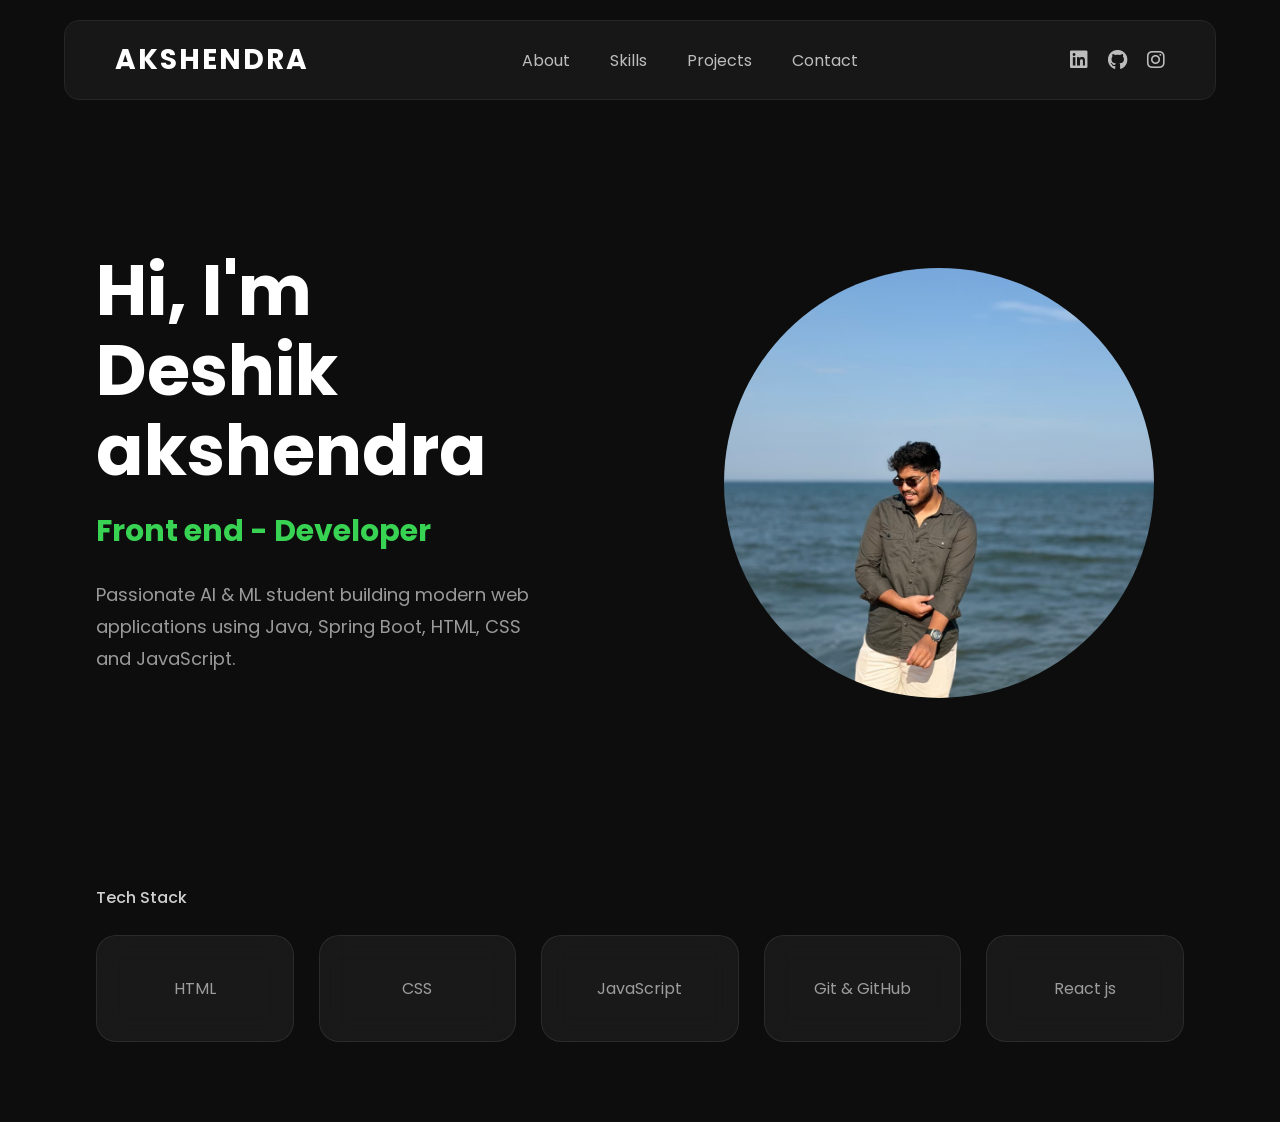
<file: index.html>
<!DOCTYPE html>
<html lang="en">
<head>
    <meta charset="UTF-8">
    <meta name="viewport" content="width=device-width, initial-scale=1.0">
    <title>Deshik's Portfolio</title>

    <link rel="stylesheet" href="style.css">

    <!-- Google Fonts -->
    <link href="https://fonts.googleapis.com/css2?family=Poppins:wght@300;400;500;600;700&display=swap" rel="stylesheet">

    <!-- Font Awesome -->
    <link rel="stylesheet"
    href="https://cdnjs.cloudflare.com/ajax/libs/font-awesome/6.6.0/css/all.min.css">
</head>
<body>

<header>

    <nav class="navbar">

        <div class="logo">
            AKSHENDRA
        </div>

        <ul class="nav-links">
<ul class="nav-links">

    <li><a href=about.html>About</a></li>
    <li><a href=skills.html>Skills</a></li>
    <li><a href=projects.html>Projects</a></li>
    <li><a href=contact.html>Contact</a></li>
</ul>
        </ul>

        <div class="social-icons">

            <a href=https://www.linkedin.com/in/deshik-akshendra-kumar-palem-35951523b?utm_source=share_via&utm_content=profile&utm_medium=member_android><i class="fab fa-linkedin"></i></a>

            <a href=https://github.com/deshikakshendra25><i class="fab fa-github"></i></a>

            <a href=https://www.instagram.com/deshik_akshendra_?igsh=MXBkNGUzM3dlemlteQ==><i class="fab fa-instagram"></i></a>

        </div>

    </nav>

</header>

<section class="hero">

    <div class="hero-content">

        <h1>
            Hi, I'm <br>
            <span>Deshik akshendra</span>
        </h1>

        <h3>
            Front end - Developer
        </h3>

        <p>
            Passionate AI & ML student building modern web applications
            using Java, Spring Boot, HTML, CSS and JavaScript.
        </p>

    </div>

    <div class="hero-image">

        <div class="circle">

            <img src=picture.jpeg alt="Profile">

        </div>

    </div>

</section>

<section class="skills">

    <h4>Tech Stack</h4>

    <div class="skills-box">


        <div class="skill-card">HTML</div>

        <div class="skill-card">CSS</div>

        <div class="skill-card">JavaScript</div>

        <div class="skill-card">Git & GitHub </div>

        <div class="skill-card">React js</div>

    </div>

</section>

</body>
</html>
</file>
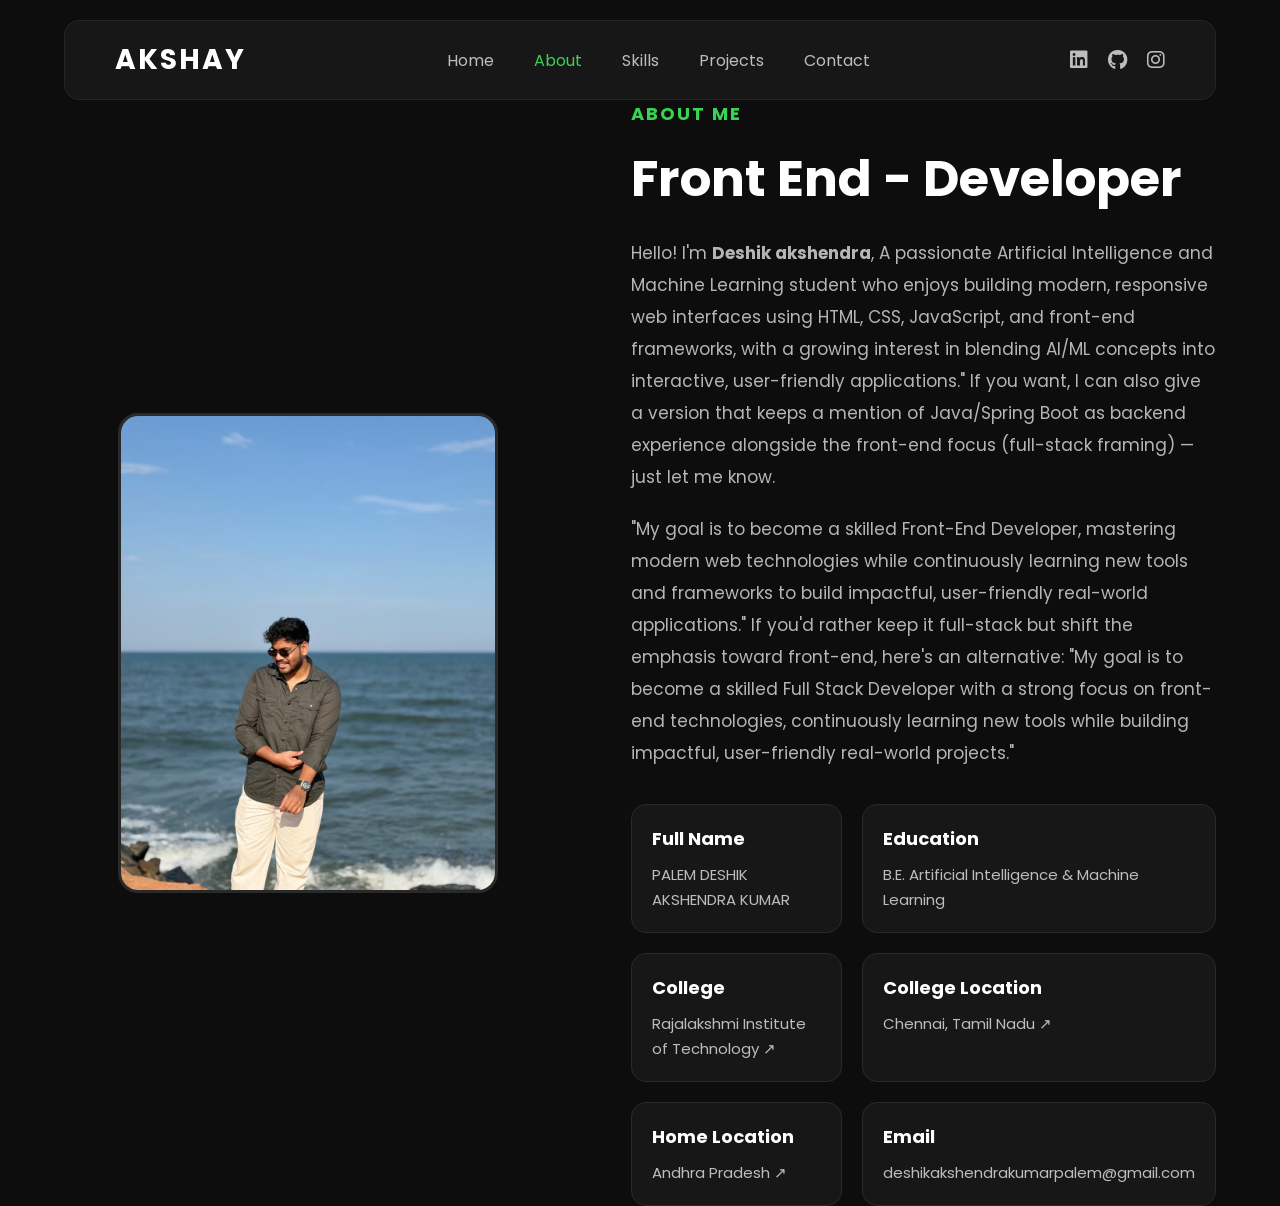
<file: about.html>
<!DOCTYPE html>
<html lang="en">

<head>

    <meta charset="UTF-8">
    <meta name="viewport" content="width=device-width, initial-scale=1.0">

    <title>About | Akshay Portfolio</title>

    <link rel="stylesheet" href="style.css">

    <link href="https://fonts.googleapis.com/css2?family=Poppins:wght@300;400;500;600;700&display=swap" rel="stylesheet">

    <link rel="stylesheet"
        href="https://cdnjs.cloudflare.com/ajax/libs/font-awesome/6.6.0/css/all.min.css">

</head>

<body>

    <!-- ================= NAVBAR ================= -->

    <header>

        <nav class="navbar">

            <div class="logo">
                AKSHAY
            </div>

            <ul class="nav-links">
                <li><a href="index.html">Home</a></li>
                <li><a href="about.html" class="active">About</a></li>
                <li><a href="skills.html">Skills</a></li>
                <li><a href="projects.html">Projects</a></li>
                <li><a href="contact.html">Contact</a></li>
            </ul>

            <div class="social-icons">

                <a href="https://linkedin.com/" target="_blank">
                    <i class="fab fa-linkedin"></i>
                </a>

                <a href=https://github.com/Deshik123-aki target="_blank">
                    <i class="fab fa-github"></i>
                </a>

                <a href="https://instagram.com/" target="_blank">
                    <i class="fab fa-instagram"></i>
                </a>

            </div>

        </nav>

    </header>

    <!-- ================= ABOUT ================= -->

    <section class="about-page">

        <div class="about-left">

            <img src=picture.jpeg alt="Akshay">

        </div>

        <div class="about-right">

            <h4>ABOUT ME</h4>

            <h1>Front End - Developer</h1>

            <p>
                Hello! I'm <strong>Deshik akshendra</strong>, A passionate Artificial Intelligence and Machine Learning student who enjoys building modern, responsive web interfaces using HTML, CSS, JavaScript, and front-end frameworks, with a growing interest in blending AI/ML concepts into interactive, user-friendly applications."

If you want, I can also give a version that keeps a mention of Java/Spring Boot as backend experience alongside the front-end focus (full-stack framing) — just let me know.
            </p>

            <p>
              "My goal is to become a skilled Front-End Developer, mastering modern web technologies while continuously learning new tools and frameworks to build impactful, user-friendly real-world applications."

If you'd rather keep it full-stack but shift the emphasis toward front-end, here's an alternative:

"My goal is to become a skilled Full Stack Developer with a strong focus on front-end technologies, continuously learning new tools while building impactful, user-friendly real-world projects."
            </p>

            <div class="info">

                <div>
                    <h3>Full Name</h3>
                    <span>PALEM DESHIK AKSHENDRA KUMAR</span>
                </div>

                <div>
                    <h3>Education</h3>
                    <span>B.E. Artificial Intelligence & Machine Learning</span>
                </div>

                <div>
                    <h3>College</h3>
                    <a href=https://ritchennai.org/  target="_blank">
                        Rajalakshmi Institute of Technology ↗
                    </a>
                </div>

                <div>
                    <h3>College Location</h3>
                    <a href=https://maps.app.goo.gl/qMswYEazEC1RBx24A target="_blank">
                        Chennai, Tamil Nadu ↗
                    </a>
                </div>

                <div>
                    <h3>Home Location</h3>
                    <a href=https://maps.app.goo.gl/DiXZhNuAPNxnu5RK9 target="_blank">
                        Andhra Pradesh ↗
                    </a>
                </div>

                <div>
                    <h3>Email</h3>
<a href="mailto:deshikakshendrakumarpalem@gmail.com?subject=Portfolio%20Inquiry&body=Hello%20Akshay,%0A%0AI%20visited%20your%20portfolio%20and%20would%20like%20to%20connect.">
    deshikakshendrakumarpalem@gmail.com
</a>
                </div>

            </div>

        </div>

    </section>

</body>

</html>
</file>
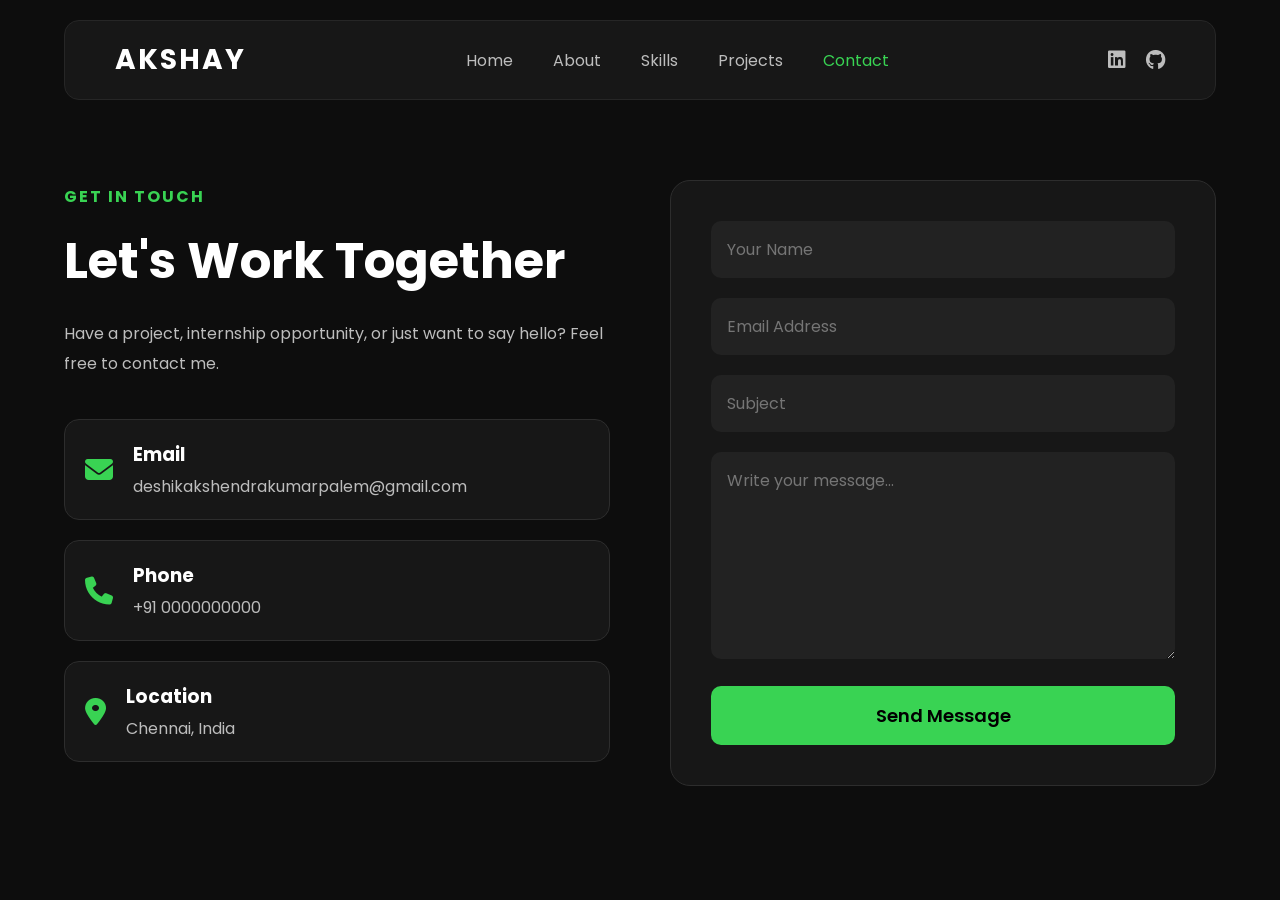
<file: contact.html>
<!DOCTYPE html>
<html lang="en">

<head>
    <meta charset="UTF-8">
    <meta name="viewport" content="width=device-width, initial-scale=1.0">
    <title>Contact | Akshay Portfolio</title>

    <link rel="stylesheet" href="style.css">

    <link href="https://fonts.googleapis.com/css2?family=Poppins:wght@300;400;500;600;700&display=swap" rel="stylesheet">

    <link rel="stylesheet"
    href="https://cdnjs.cloudflare.com/ajax/libs/font-awesome/6.6.0/css/all.min.css">
</head>

<body>

<header>

    <nav class="navbar">

        <div class="logo">AKSHAY</div>

        <ul class="nav-links">
            <li><a href="index.html">Home</a></li>
            <li><a href="about.html">About</a></li>
            <li><a href="skills.html">Skills</a></li>
            <li><a href="projects.html">Projects</a></li>
            <li><a href="contact.html" class="active">Contact</a></li>
        </ul>

        <div class="social-icons">
            <a href=https://www.linkedin.com/in/deshik-akshendra-kumar-palem-35951523b?utm_source=share_via&utm_content=profile&utm_medium=member_android><i class="fab fa-linkedin"></i></a>
            <a href=https://github.com/Deshik123-aki><i class="fab fa-github"></i></a>
        </div>

    </nav>

</header>

<section class="contact-section">

    <div class="contact-left">

        <h4>GET IN TOUCH</h4>

        <h1>Let's Work Together</h1>

        <p>
            Have a project, internship opportunity, or just want to say hello?
            Feel free to contact me.
        </p>

        <div class="contact-card">
            <i class="fas fa-envelope"></i>
            <div>
                <h3>Email</h3>
                <span>deshikakshendrakumarpalem@gmail.com</span>
            </div>
        </div>

        <div class="contact-card">
            <i class="fas fa-phone"></i>
            <div>
                <h3>Phone</h3>
                <span>+91 0000000000</span>
            </div>
        </div>

        <div class="contact-card">
            <i class="fas fa-location-dot"></i>
            <div>
                <h3>Location</h3>
                <span>Chennai, India</span>
            </div>
        </div>

    </div>

    <div class="contact-right">

        <form id="contact-form">

            <input
                type="text"
                name="name"
                placeholder="Your Name"
                required>

            <input
                type="email"
                name="email"
                placeholder="Email Address"
                required>

            <input
                type="text"
                name="subject"
                placeholder="Subject">

            <textarea
                name="message"
                rows="7"
                placeholder="Write your message..."
                required></textarea>

            <button type="submit">
                Send Message
            </button>

        </form>

        <p id="status"></p>

    </div>

</section>

<script>

const form = document.getElementById("contact-form");
const status = document.getElementById("status");

form.addEventListener("submit", async function(e){

    e.preventDefault();

    const data = new FormData(form);

    const response = await fetch("https://formspree.io/f/maqgljyd",{

        method:"POST",

        body:data,

        headers:{
            'Accept':'application/json'
        }

    });

    if(response.ok){

        status.innerHTML="✅ Message Sent Successfully!";
        status.style.color="#39d353";
        form.reset();

    }else{

        status.innerHTML="❌ Failed to send message.";
        status.style.color="red";

    }

});

</script>

</body>
</html>
</file>
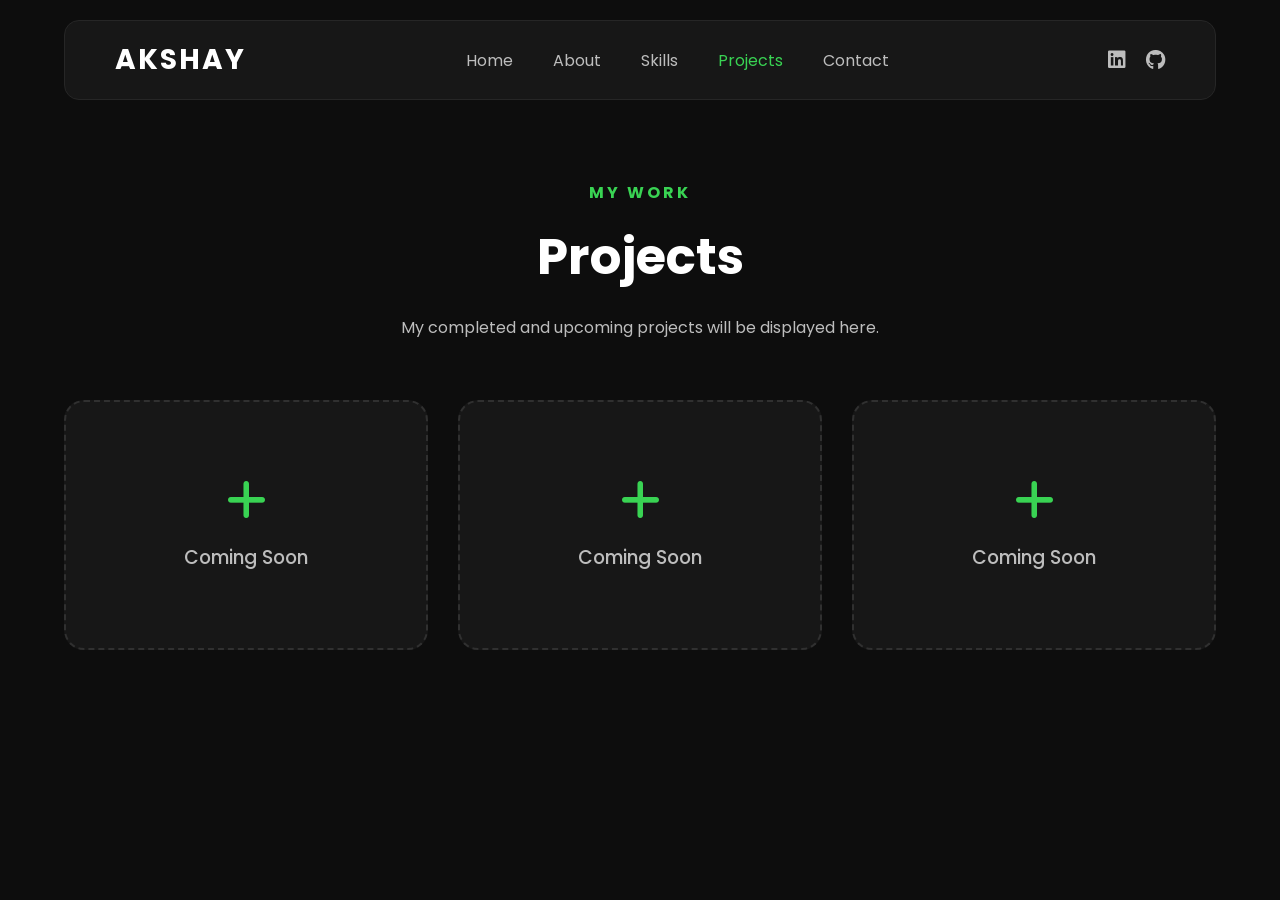
<file: projects.html>
<!DOCTYPE html>
<html lang="en">

<head>

    <meta charset="UTF-8">
    <meta name="viewport" content="width=device-width, initial-scale=1.0">

    <title>Projects | Akshay Portfolio</title>

    <link rel="stylesheet" href="style.css">

    <link href="https://fonts.googleapis.com/css2?family=Poppins:wght@300;400;500;600;700&display=swap" rel="stylesheet">

    <link rel="stylesheet"
    href="https://cdnjs.cloudflare.com/ajax/libs/font-awesome/6.6.0/css/all.min.css">

</head>

<body>

<header>

    <nav class="navbar">

        <div class="logo">AKSHAY</div>

        <ul class="nav-links">
            <li><a href="index.html">Home</a></li>
            <li><a href="about.html">About</a></li>
            <li><a href="skills.html">Skills</a></li>
            <li><a href="projects.html" class="active">Projects</a></li>
            <li><a href="contact.html">Contact</a></li>
        </ul>

        <div class="social-icons">
            <a href=https://www.linkedin.com/in/deshik-akshendra-kumar-palem-35951523b?utm_source=share_via&utm_content=profile&utm_medium=member_android><i class="fab fa-linkedin"></i></a>
            <a href=https://github.com/Deshik123-aki><i class="fab fa-github"></i></a>
        </div>

    </nav>

</header>

<section class="projects-section">

    <h4>MY WORK</h4>

    <h1>Projects</h1>

    <p>
        My completed and upcoming projects will be displayed here.
    </p>

    <div class="projects-grid">

        <div class="project-card">
            <i class="fas fa-plus"></i>
            <h3>Coming Soon</h3>
        </div>

        <div class="project-card">
            <i class="fas fa-plus"></i>
            <h3>Coming Soon</h3>
        </div>

        <div class="project-card">
            <i class="fas fa-plus"></i>
            <h3>Coming Soon</h3>
        </div>

        </div>

    </div>

</section>

</body>

</html>
</file>
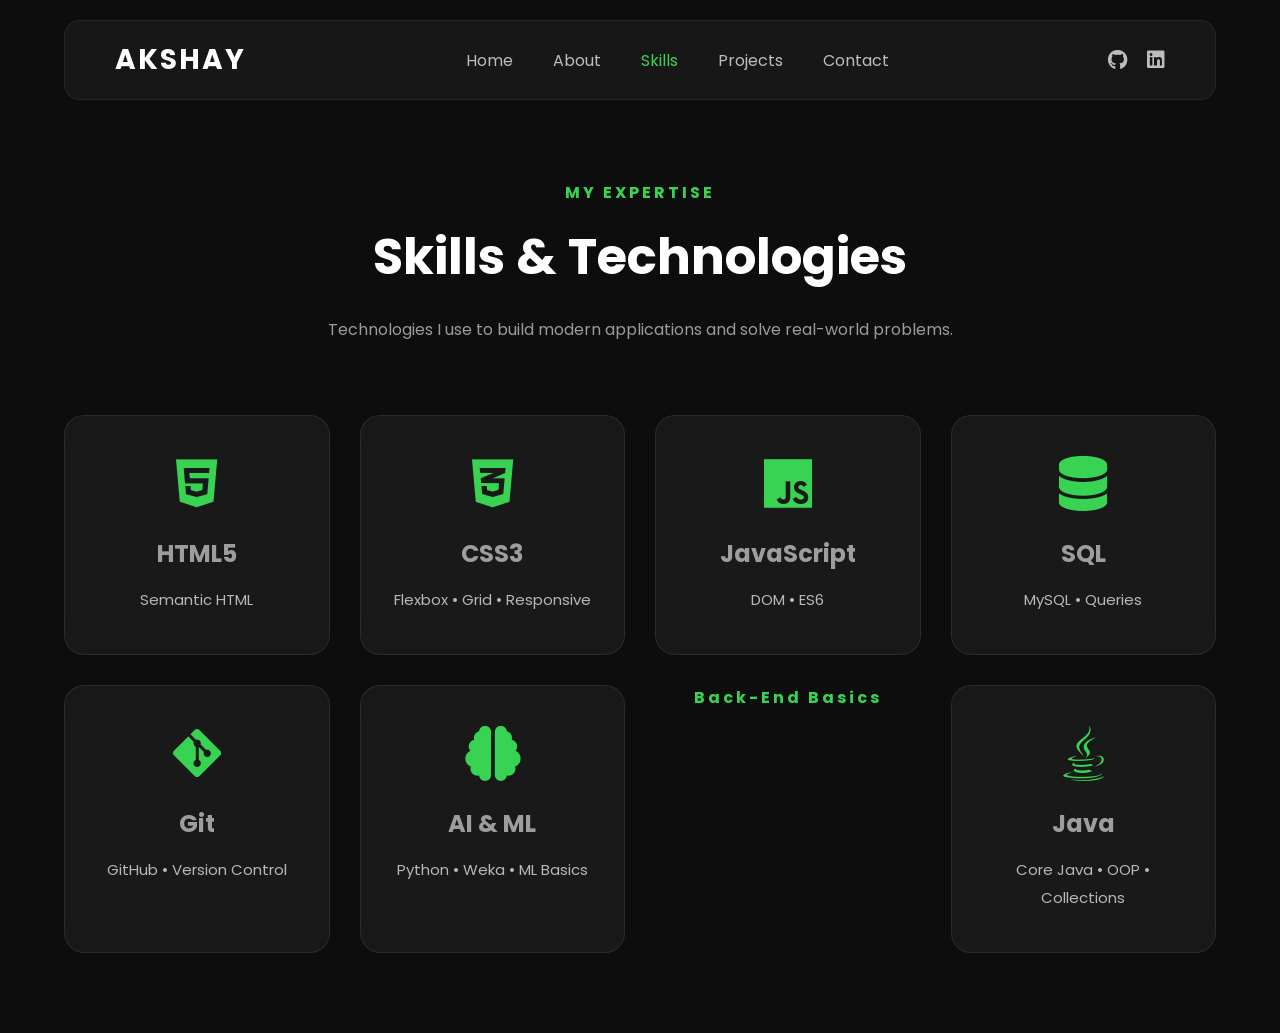
<file: skills.html>
<!DOCTYPE html>
<html lang="en">

<head>
    <meta charset="UTF-8">
    <meta name="viewport" content="width=device-width, initial-scale=1.0">
    <title>Skills | Akshay Portfolio</title>

    <link rel="stylesheet" href="style.css">

    <link href="https://fonts.googleapis.com/css2?family=Poppins:wght@300;400;500;600;700;800&display=swap" rel="stylesheet">

    <link rel="stylesheet"
    href="https://cdnjs.cloudflare.com/ajax/libs/font-awesome/6.6.0/css/all.min.css">
</head>

<body>

<header>

    <nav class="navbar">

        <div class="logo">AKSHAY</div>

        <ul class="nav-links">
            <li><a href="index.html">Home</a></li>
            <li><a href="about.html">About</a></li>
            <li><a href="skills.html" class="active">Skills</a></li>
            <li><a href="projects.html">Projects</a></li>
            <li><a href="contact.html">Contact</a></li>
        </ul>

        <div class="social-icons">
            <a href=https://github.com/Deshik123-aki><i class="fab fa-github"></i></a>
            <a href=https://www.linkedin.com/in/deshik-akshendra-kumar-palem-35951523b?utm_source=share_via&utm_content=profile&utm_medium=member_android><i class="fab fa-linkedin"></i></a>
        </div>

    </nav>

</header>

<section class="skills-section">

    <h4>MY EXPERTISE</h4>

    <h1>Skills & Technologies</h1>

    <p>
        Technologies I use to build modern applications and solve real-world problems.
    </p>

    <div class="skills-grid">


        <div class="skill-card">
            <i class="fab fa-html5"></i>
            <h2>HTML5</h2>
            <span>Semantic HTML</span>
        </div>

        <div class="skill-card">
            <i class="fab fa-css3-alt"></i>
            <h2>CSS3</h2>
            <span>Flexbox • Grid • Responsive</span>
        </div>

        <div class="skill-card">
            <i class="fab fa-js"></i>
            <h2>JavaScript</h2>
            <span>DOM • ES6</span>
        </div>

        <div class="skill-card">
            <i class="fas fa-database"></i>
            <h2>SQL</h2>
            <span>MySQL • Queries</span>
        </div>

        <div class="skill-card">
            <i class="fab fa-git-alt"></i>
            <h2>Git</h2>
            <span>GitHub • Version Control</span>
        </div>

        <div class="skill-card">
            <i class="fas fa-brain"></i>
            <h2>AI & ML</h2>
            <span>Python • Weka • ML Basics</span>
        </div>
    <h4>Back-End Basics</h4>
                <div class="skill-card">
            <i class="fab fa-java"></i>
            <h2>Java</h2>
            <span>Core Java • OOP • Collections</span>
        </div>



    </div>

</section>

</body>
</html>
</file>
<file: style.css>
*{
    margin:0;
    padding:0;
    box-sizing:border-box;
    font-family:'Poppins',sans-serif;
}

body{
    background:#080808;
    color:#fff;
}

/* ================= NAVBAR ================= */

header{
    width:100%;
    display:flex;
    justify-content:center;
    margin-top:20px;
}

.navbar{
    width:85%;
    background:#1b1b1b;
    padding:20px 60px;
    border-radius:12px;

    display:flex;
    justify-content:space-between;
    align-items:center;
}

.logo{
    font-size:26px;
    font-weight:700;
    letter-spacing:2px;
}

.nav-links{
    display:flex;
    list-style:none;
    gap:45px;
}

.nav-links a{
    color:#a8a8a8;
    text-decoration:none;
    font-size:16px;
    transition:.3s;
}

.nav-links a:hover{
    color:#fff;
}

.social-icons{
    display:flex;
    gap:22px;
}

.social-icons a{
    color:#a8a8a8;
    font-size:22px;
    transition:.3s;
}

.social-icons a:hover{
    color:#39d353;
}

/* ================= HERO ================= */

.hero{
    width:85%;
    margin:auto;
    min-height:85vh;

    display:flex;
    justify-content:space-between;
    align-items:center;
}

.hero-content{
    width:50%;
}

.hero-content h1{
    font-size:70px;
    line-height:80px;
    margin-bottom:18px;
}

.hero-content span{
    color:#ffffff;
}

.hero-content h3{
    color:#39d353;
    font-size:30px;
    margin-bottom:25px;
}

.hero-content p{
    color:#9a9a9a;
    line-height:32px;
    font-size:18px;
    width:85%;
    margin-bottom:40px;
}

/* ================= BUTTON ================= */

.btn{
    display:inline-block;
    padding:18px 45px;
    text-decoration:none;
    color:#fff;
    background:#39d353;
    border-radius:8px;
    font-size:18px;
    font-weight:600;
    transition:.3s;
    box-shadow:0 0 30px rgba(57,211,83,.35);
}

.btn:hover{
    transform:translateY(-5px);
    box-shadow:0 0 45px rgba(57,211,83,.6);
}

/* ================= IMAGE ================= */

.hero-image{
    width:45%;
    display:flex;
    justify-content:center;
}

.circle{
    width:430px;
    height:430px;
    border-radius:50%;
    overflow:hidden;
    background:#2b3534;
}

.circle img{
    width:100%;
    height:100%;
    object-fit:cover;
}

/* ================= SKILLS ================= */

.skills{
    width:85%;
    margin:20px auto 80px;
}

.skills h4{
    margin-bottom:25px;
    color:#cfcfcf;
    font-weight:500;
}

.skills-box{
    display:flex;
    gap:25px;
    flex-wrap:wrap;
}

.skill-card{
    flex:1;
    min-width:180px;
    border:1px solid #2d2d2d;
    padding:25px;
    text-align:center;
    color:#9d9d9d;
    border-radius:10px;
    transition:.3s;
}

.skill-card:hover{
    border-color:#39d353;
    color:#fff;
    transform:translateY(-5px);
}

/* ================= RESPONSIVE ================= */

@media(max-width:992px){

    .navbar{
        flex-direction:column;
        gap:20px;
    }

    .hero{
        flex-direction:column-reverse;
        text-align:center;
        padding:60px 0;
    }

    .hero-content{
        width:100%;
        margin-top:40px;
    }

    .hero-content p{
        width:100%;
    }

    .hero-image{
        width:100%;
    }

    .circle{
        width:320px;
        height:320px;
    }

    .hero-content h1{
        font-size:48px;
        line-height:58px;
    }

    .hero-content h3{
        font-size:24px;
    }
}


/* ==========================
   GOOGLE FONT
========================== */
@import url('https://fonts.googleapis.com/css2?family=Poppins:wght@300;400;500;600;700;800&display=swap');

*{
    margin:0;
    padding:0;
    box-sizing:border-box;
    font-family:'Poppins',sans-serif;
}

body{
    background:#0d0d0d;
    color:#ffffff;
}

/* ==========================
   ABOUT PAGE
========================== */

.about-page{
    width:85%;
    min-height:100vh;
    margin:auto;

    display:flex;
    justify-content:space-between;
    align-items:center;
    gap:80px;
}

/* LEFT SIDE */

.about-left{
    flex:1;
    display:flex;
    justify-content:center;
}

.about-left img{
    width:380px;
    height:450px;
    object-fit:cover;
    border-radius:20px;
    border:3px solid #2b2b2b;
    transition:.4s;
}

.about-left img:hover{
    transform:scale(1.03);
    border-color:#3cff8f;
}

/* RIGHT SIDE */

.about-right{
    flex:1.3;
}

.about-right h4{
    color:#3cff8f;
    font-size:18px;
    letter-spacing:2px;
    margin-bottom:15px;
}

.about-right h1{
    font-size:52px;
    margin-bottom:25px;
}

.about-right p{
    color:#bdbdbd;
    line-height:32px;
    font-size:17px;
    margin-bottom:20px;
}

/* ==========================
   INFO BOXES
========================== */

.info{
    margin-top:40px;

    display:grid;
    grid-template-columns:repeat(2,1fr);
    gap:20px;
}

.info div{
    background:#171717;
    border:1px solid #2b2b2b;
    border-radius:15px;
    padding:25px;
    transition:.3s;
}

.info div:hover{
    border-color:#3cff8f;
    transform:translateY(-6px);
}

.info h3{
    margin-bottom:10px;
    color:white;
    font-size:18px;
}

.info span{
    color:#9f9f9f;
    font-size:15px;
}

/* ==========================
   RESPONSIVE
========================== */

@media(max-width:1000px){

.about-page{
    flex-direction:column;
    text-align:center;
    padding:80px 0;
}

.about-left img{
    width:300px;
    height:360px;
}

.about-right h1{
    font-size:38px;
}

.info{
    grid-template-columns:1fr;
}





}

.info a{
    color:#39d353;
    text-decoration:none;
    font-size:15px;
    transition:0.3s;
}

.info a:hover{
    color:#ffffff;
    text-decoration:underline;
}

/* ===========================
   GOOGLE FONT
=========================== */
@import url('https://fonts.googleapis.com/css2?family=Poppins:wght@300;400;500;600;700;800&display=swap');

*{
    margin:0;
    padding:0;
    box-sizing:border-box;
    font-family:'Poppins',sans-serif;
}

html{
    scroll-behavior:smooth;
}

body{
    background:#0d0d0d;
    color:#ffffff;
}

/* ===========================
   NAVBAR
=========================== */

header{
    width:100%;
    display:flex;
    justify-content:center;
    margin-top:20px;
}

.navbar{
    width:90%;
    background:#171717;
    border:1px solid #262626;
    border-radius:15px;
    padding:18px 50px;

    display:flex;
    justify-content:space-between;
    align-items:center;
}

.logo{
    font-size:28px;
    font-weight:700;
    color:#fff;
}

.nav-links{
    display:flex;
    list-style:none;
    gap:40px;
}

.nav-links a{
    text-decoration:none;
    color:#bdbdbd;
    transition:.3s;
}

.nav-links a:hover,
.nav-links a.active{
    color:#39d353;
}

.social-icons{
    display:flex;
    gap:20px;
}

.social-icons a{
    color:#bdbdbd;
    font-size:20px;
    transition:.3s;
}

.social-icons a:hover{
    color:#39d353;
}

/* ===========================
   ABOUT SECTION
=========================== */

.about-page{
    width:90%;
    min-height:85vh;
    margin:auto;

    display:flex;
    justify-content:space-between;
    align-items:center;
    gap:80px;
}

.about-left{
    flex:1;
    display:flex;
    justify-content:center;
}

.about-left img{
    width:380px;
    height:480px;
    object-fit:cover;
    border-radius:20px;
    border:3px solid #2a2a2a;
    transition:.4s;
}

.about-left img:hover{
    transform:scale(1.03);
    border-color:#39d353;
}

.about-right{
    flex:1.2;
}

.about-right h4{
    color:#39d353;
    letter-spacing:2px;
    margin-bottom:15px;
}

.about-right h1{
    font-size:50px;
    margin-bottom:20px;
}

.about-right p{
    color:#b5b5b5;
    line-height:32px;
    font-size:17px;
    margin-bottom:20px;
}

/* ===========================
   INFO BOXES
=========================== */

.info{
    display:grid;
    grid-template-columns:repeat(2,1fr);
    gap:20px;
    margin-top:35px;
}

.info div{
    background:#171717;
    border:1px solid #2a2a2a;
    border-radius:15px;
    padding:20px;
    transition:.3s;
}

.info div:hover{
    transform:translateY(-5px);
    border-color:#39d353;
}

.info h3{
    margin-bottom:10px;
    font-size:18px;
}

.info span,
.info a{
    color:#bdbdbd;
    text-decoration:none;
    transition:.3s;
}

.info a:hover{
    color:#39d353;
}

/* ===========================
   RESPONSIVE
=========================== */

@media(max-width:992px){

    .navbar{
        flex-direction:column;
        gap:20px;
    }

    .about-page{
        flex-direction:column;
        text-align:center;
        padding:50px 0;
    }

    .about-left img{
        width:300px;
        height:380px;
    }

    .about-right h1{
        font-size:38px;
    }

    .info{
        grid-template-columns:1fr;
    }

}





/* =========================================
            RESPONSIVE DESIGN
========================================= */

/* Tablets */

@media (max-width: 992px){

    .navbar{
        width:95%;
        padding:20px 25px;
        flex-direction:column;
        gap:20px;
    }

    .nav-links{
        gap:25px;
        flex-wrap:wrap;
        justify-content:center;
    }

    .social-icons{
        justify-content:center;
    }

    .about-page{
        width:90%;
        flex-direction:column;
        text-align:center;
        padding:60px 0;
        gap:40px;
    }

    .about-left img{
        width:320px;
        height:400px;
    }

    .about-right h1{
        font-size:40px;
    }

    .about-right p{
        font-size:16px;
        line-height:28px;
    }

    .info{
        grid-template-columns:1fr;
    }

}

/* Mobile */

@media (max-width:768px){

    .logo{
        font-size:24px;
    }

    .navbar{
        padding:18px;
    }

    .nav-links{
        flex-direction:column;
        gap:18px;
        text-align:center;
    }

    .nav-links a{
        font-size:17px;
    }

    .social-icons{
        gap:18px;
    }

    .about-left img{
        width:250px;
        height:320px;
    }

    .about-right h4{
        font-size:16px;
    }

    .about-right h1{
        font-size:32px;
        line-height:42px;
    }

    .about-right p{
        font-size:15px;
        line-height:27px;
    }

    .info div{
        padding:18px;
    }

}

/* Small Phones */

@media (max-width:480px){

    .navbar{
        width:95%;
        border-radius:12px;
    }

    .logo{
        font-size:22px;
    }

    .about-page{
        width:92%;
        gap:30px;
    }

    .about-left img{
        width:210px;
        height:270px;
    }

    .about-right h1{
        font-size:28px;
    }

    .about-right p{
        font-size:14px;
    }

    .info h3{
        font-size:16px;
    }

    .info span,
    .info a{
        font-size:14px;
    }

}

/*======================
      SKILLS
=======================*/

.skills-section{

    width:90%;
    margin:80px auto;

    text-align:center;

}

.skills-section h4{

    color:#39d353;
    letter-spacing:3px;
    margin-bottom:15px;

}

.skills-section h1{

    font-size:50px;
    margin-bottom:20px;

}

.skills-section p{

    color:#9b9b9b;
    max-width:700px;
    margin:auto;
    line-height:30px;

}

.skills-grid{

    display:grid;

    grid-template-columns:repeat(auto-fit,minmax(250px,1fr));

    gap:30px;

    margin-top:70px;

}

.skill-card{

    background:rgba(255,255,255,.05);

    backdrop-filter:blur(15px);

    border:1px solid rgba(255,255,255,.08);

    border-radius:20px;

    padding:40px 25px;

    transition:.4s;

}

.skill-card:hover{

    transform:translateY(-15px);

    border-color:#39d353;

    box-shadow:0 0 30px rgba(57,211,83,.3);

}

.skill-card i{

    font-size:55px;

    color:#39d353;

    margin-bottom:25px;

}

.skill-card h2{

    margin-bottom:15px;

}

.skill-card span{

    color:#b8b8b8;

    font-size:15px;

    line-height:28px;

}

/*======================
     Responsive
=======================*/

@media(max-width:768px){

.skills-section h1{

font-size:36px;

}

.skill-card{

padding:30px 20px;

}

}



/*==========================
        PROJECTS
===========================*/

.projects-section{

    width:90%;
    margin:80px auto;
    text-align:center;

}

.projects-section h4{

    color:#39d353;
    letter-spacing:3px;
    margin-bottom:15px;

}

.projects-section h1{

    font-size:50px;
    margin-bottom:20px;

}

.projects-section p{

    color:#bdbdbd;
    margin-bottom:60px;

}

.projects-grid{

    display:grid;
    grid-template-columns:repeat(auto-fit,minmax(300px,1fr));
    gap:30px;

}

.project-card{

    background:#171717;
    border:2px dashed #303030;
    border-radius:20px;

    height:250px;

    display:flex;
    flex-direction:column;
    justify-content:center;
    align-items:center;

    transition:0.4s;

}

.project-card:hover{

    border-color:#39d353;
    transform:translateY(-8px);

}

.project-card i{

    font-size:45px;
    color:#39d353;
    margin-bottom:20px;

}

.project-card h3{

    color:#bdbdbd;
    font-weight:500;

}

/*==========================
      RESPONSIVE
===========================*/

@media(max-width:768px){

.projects-section h1{

font-size:36px;

}

.project-card{

height:220px;

}

}


/*=========================
      CONTACT SECTION
=========================*/

.contact-section{

    width:90%;
    margin:80px auto;

    display:grid;
    grid-template-columns:1fr 1fr;
    gap:60px;
    align-items:center;

}

.contact-left h4{

    color:#39d353;
    letter-spacing:2px;
    margin-bottom:15px;

}

.contact-left h1{

    font-size:50px;
    margin-bottom:20px;

}

.contact-left p{

    color:#bdbdbd;
    line-height:30px;
    margin-bottom:40px;

}

.contact-card{

    display:flex;
    align-items:center;
    gap:20px;

    background:#171717;

    padding:20px;

    margin-bottom:20px;

    border-radius:15px;

    border:1px solid #2d2d2d;

    transition:.3s;

}

.contact-card:hover{

    border-color:#39d353;

    transform:translateX(8px);

}

.contact-card i{

    font-size:28px;

    color:#39d353;

}

.contact-card h3{

    margin-bottom:5px;

}

.contact-card span{

    color:#bdbdbd;

}

/* Form */

.contact-right form{

    background:#171717;

    padding:40px;

    border-radius:20px;

    border:1px solid #2d2d2d;

}

.contact-right input,
.contact-right textarea{

    width:100%;

    padding:16px;

    margin-bottom:20px;

    border:none;

    outline:none;

    border-radius:10px;

    background:#222;

    color:white;

    font-size:16px;

}

.contact-right input:focus,
.contact-right textarea:focus{

    border:1px solid #39d353;

}

.contact-right button{

    width:100%;

    padding:16px;

    background:#39d353;

    color:#000;

    font-size:18px;

    font-weight:600;

    border:none;

    border-radius:10px;

    cursor:pointer;

    transition:.3s;

}

.contact-right button:hover{

    transform:translateY(-5px);

    box-shadow:0 0 25px rgba(57,211,83,.4);

}

/* Responsive */

@media(max-width:900px){

.contact-section{

grid-template-columns:1fr;

}

.contact-left{

text-align:center;

}

}
</file>
